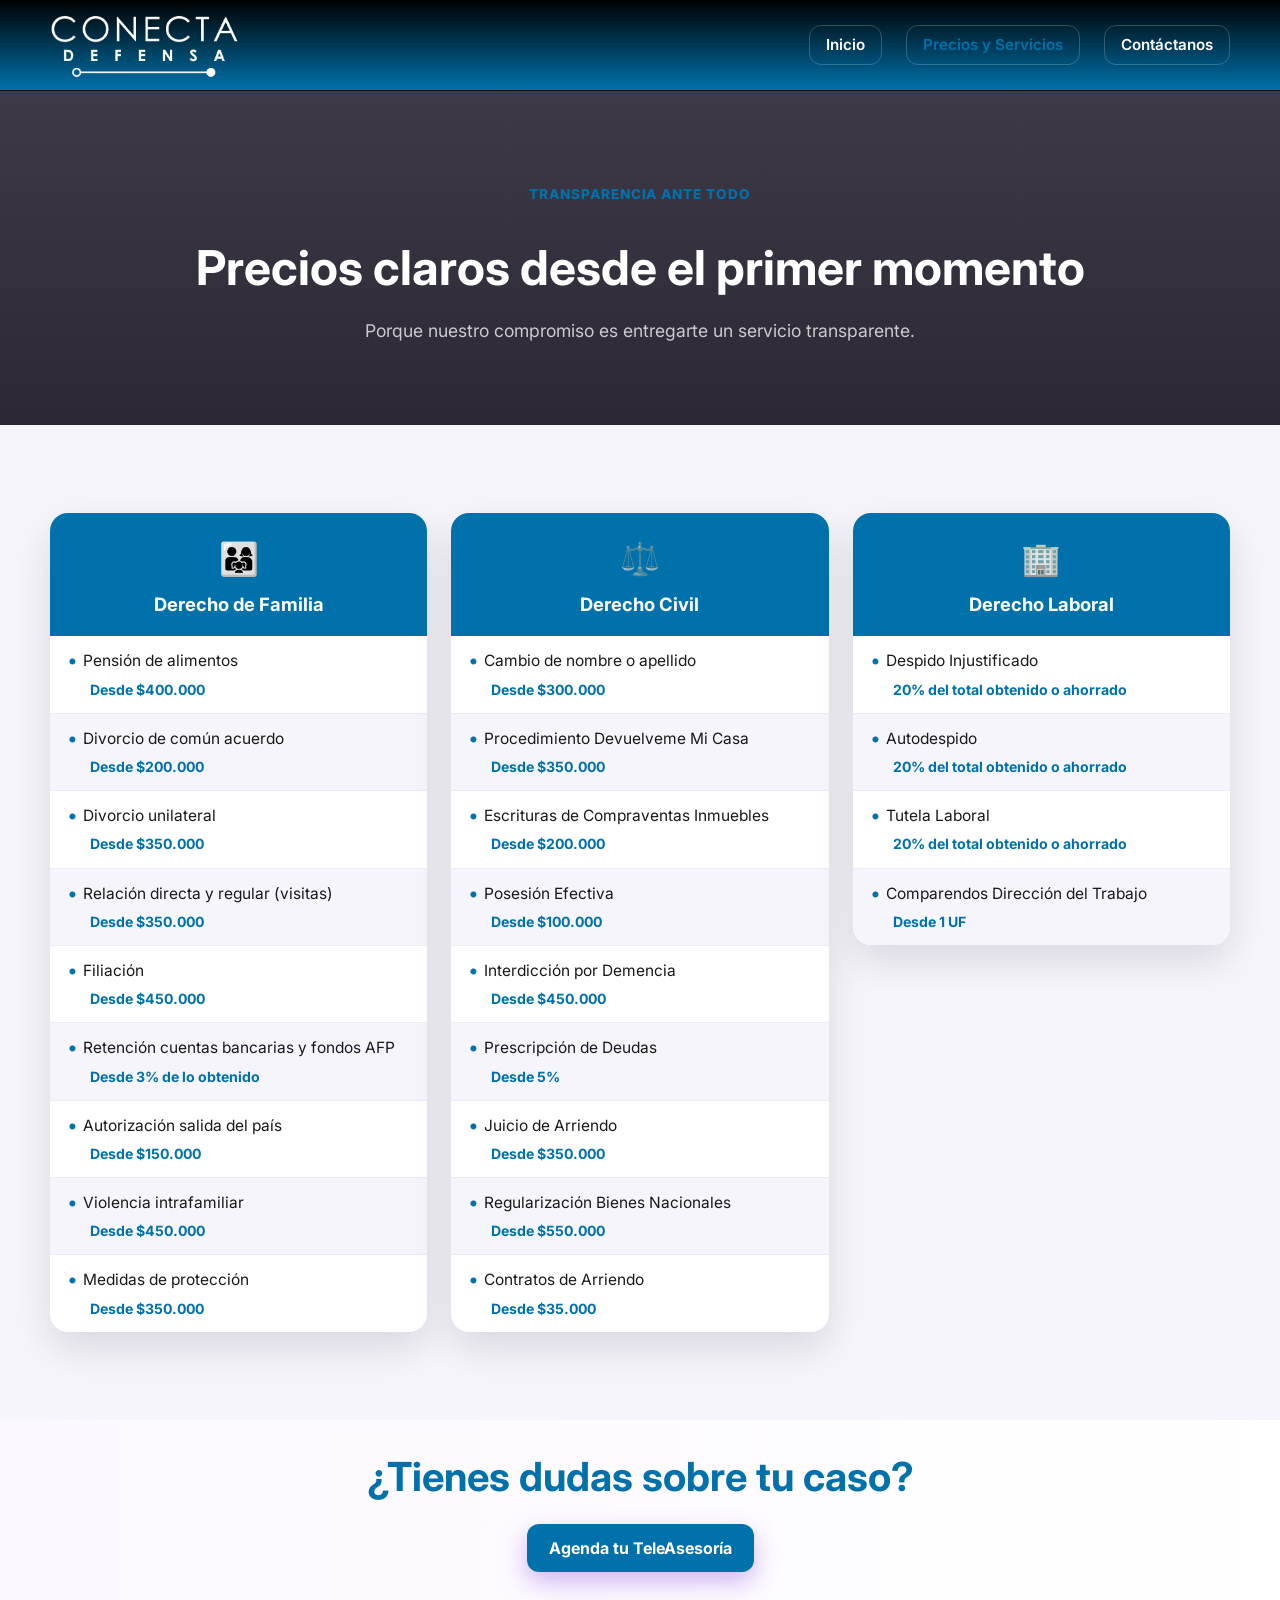
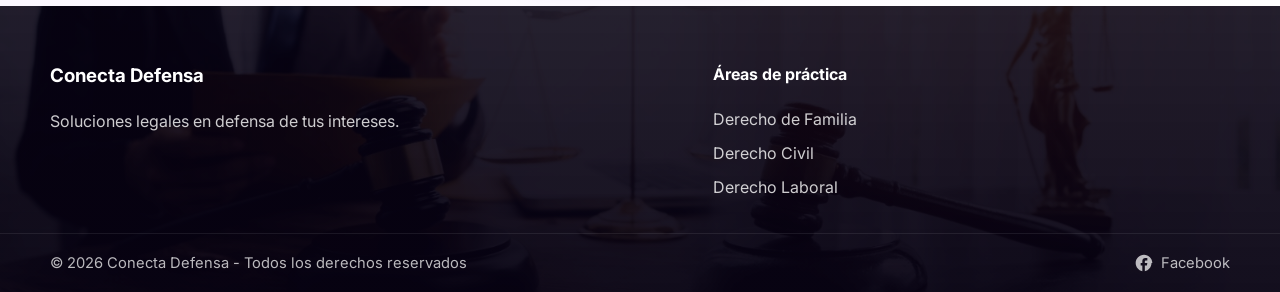
<file: precios.html>
<!DOCTYPE html>
<html lang="es">
<head>
  <meta charset="UTF-8" />
  <meta name="viewport" content="width=device-width, initial-scale=1.0" />
  <title>Precios y Servicios | Conecta Defensa</title>
  <meta
    name="description"
    content="Conoce nuestros precios claros y transparentes en Derecho de Familia, Civil y Laboral."
  />
  <link rel="preconnect" href="https://fonts.googleapis.com" />
  <link rel="preconnect" href="https://fonts.gstatic.com" crossorigin />
  <link
    href="https://fonts.googleapis.com/css2?family=Inter:wght@400;500;600;700;800&display=swap"
    rel="stylesheet"
  />
  <link rel="icon" href="./content/fav.ico" type="image/x-icon" />
  <link rel="stylesheet" href="./style/style.css" />
</head>
<body>
  <header class="site-header">
    <div class="container nav">
      <a href="./index.html" class="logo">
        <!--<img src="./content/ConectaLogoBlanco.png" alt="Conecta Defensa" class="logo-img" />-->
        <img src="./content/ConectaLetrasBlanco.png" alt="" class="logo-letters" />
      </a>

      <nav class="menu">
        <a href="./index.html" class="btn btn-sm btn-outline">Inicio</a>
        <a href="./precios.html" class="btn btn-sm btn-outline active">Precios y Servicios</a>
        <a href="https://calendly.com/conectadefensa/30min" class="btn btn-sm btn-outline">Contáctanos</a>
      </nav>
    </div>
  </header>

  <main>
    <!-- BANNER -->
    <section class="pricing-hero">
      <div class="container pricing-hero-content">
        <span class="tag">TRANSPARENCIA ANTE TODO</span>
        <h1>Precios claros desde el primer momento</h1>
        <p>Porque nuestro compromiso es entregarte un servicio transparente.</p>
      </div>
    </section>

    <!-- PRECIOS 3 COLUMNAS -->
    <section class="section light">
      <div class="container">
        <div class="pricing-cols">

          <!-- FAMILIA -->
          <div class="pricing-col">
            <div class="pricing-col-head">
              <span class="pricing-col-icon">👨‍👩‍👧</span>
              <h2>Derecho de Familia</h2>
            </div>
            <ul class="price-table">
              <li>
                <span class="pt-check">•</span>
                <span class="pt-name">Pensión de alimentos</span>
                <span class="pt-price">Desde $400.000</span>
              </li>
              <li>
                <span class="pt-check">•</span>
                <span class="pt-name">Divorcio de común acuerdo</span>
                <span class="pt-price">Desde $200.000</span>
              </li>
              <li>
                <span class="pt-check">•</span>
                <span class="pt-name">Divorcio unilateral</span>
                <span class="pt-price">Desde $350.000</span>
              </li>
              <li>
                <span class="pt-check">•</span>
                <span class="pt-name">Relación directa y regular (visitas)</span>
                <span class="pt-price">Desde $350.000</span>
              </li>
              <li>
                <span class="pt-check">•</span>
                <span class="pt-name">Filiación</span>
                <span class="pt-price">Desde $450.000</span>
              </li>
              <li>
                <span class="pt-check">•</span>
                <span class="pt-name">Retención cuentas bancarias y fondos AFP</span>
                <span class="pt-price">Desde 3% de lo obtenido</span>
              </li>
              <li>
                <span class="pt-check">•</span>
                <span class="pt-name">Autorización salida del país</span>
                <span class="pt-price">Desde $150.000</span>
              </li>
              <li>
                <span class="pt-check">•</span>
                <span class="pt-name">Violencia intrafamiliar</span>
                <span class="pt-price">Desde $450.000</span>
              </li>
              <li>
                <span class="pt-check">•</span>
                <span class="pt-name">Medidas de protección</span>
                <span class="pt-price">Desde $350.000</span>
              </li>
            </ul>
          </div>

          <!-- CIVIL -->
          <div class="pricing-col">
            <div class="pricing-col-head">
              <span class="pricing-col-icon">⚖️</span>
              <h2>Derecho Civil</h2>
            </div>
            <ul class="price-table">
              <li>
                <span class="pt-check">•</span>
                <span class="pt-name">Cambio de nombre o apellido</span>
                <span class="pt-price">Desde $300.000</span>
              </li>
              <li>
                <span class="pt-check">•</span>
                <span class="pt-name">Procedimiento Devuelveme Mi Casa</span>
                <span class="pt-price">Desde $350.000</span>
              </li>
              <li>
                <span class="pt-check">•</span>
                <span class="pt-name">Escrituras de Compraventas Inmuebles</span>
                <span class="pt-price">Desde $200.000</span>
              </li>
              <li>
                <span class="pt-check">•</span>
                <span class="pt-name">Posesión Efectiva</span>
                <span class="pt-price">Desde $100.000</span>
              </li>
              <li>
                <span class="pt-check">•</span>
                <span class="pt-name">Interdicción por Demencia</span>
                <span class="pt-price">Desde $450.000</span>
              </li>
              <li>
                <span class="pt-check">•</span>
                <span class="pt-name">Prescripción de Deudas</span>
                <span class="pt-price">Desde 5%</span>
              </li>
              <li>
                <span class="pt-check">•</span>
                <span class="pt-name">Juicio de Arriendo</span>
                <span class="pt-price">Desde $350.000</span>
              </li>
              <li>
                <span class="pt-check">•</span>
                <span class="pt-name">Regularización Bienes Nacionales</span>
                <span class="pt-price">Desde $550.000</span>
              </li>
              <li>
                <span class="pt-check">•</span>
                <span class="pt-name">Contratos de Arriendo</span>
                <span class="pt-price">Desde $35.000</span>
              </li>
            </ul>
          </div>

          <!-- LABORAL -->
          <div class="pricing-col">
            <div class="pricing-col-head">
              <span class="pricing-col-icon">🏢</span>
              <h2>Derecho Laboral</h2>
            </div>
            <ul class="price-table">
              <li>
                <span class="pt-check">•</span>
                <span class="pt-name">Despido Injustificado</span>
                <span class="pt-price">20% del total obtenido o ahorrado</span>
              </li>
              <li>
                <span class="pt-check">•</span>
                <span class="pt-name">Autodespido</span>
                <span class="pt-price">20% del total obtenido o ahorrado</span>
              </li>
              <li>
                <span class="pt-check">•</span>
                <span class="pt-name">Tutela Laboral</span>
                <span class="pt-price">20% del total obtenido o ahorrado</span>
              </li>
              <li>
                <span class="pt-check">•</span>
                <span class="pt-name">Comparendos Dirección del Trabajo</span>
                <span class="pt-price">Desde 1 UF</span>
              </li>
            </ul>
          </div>

        </div>
      </div>
    </section>

    <!-- CTA -->
    <section class="band-message">
      <div class="container" style="display:flex; flex-direction:column; align-items:center; gap:24px;">
        <h2>¿Tienes dudas sobre tu caso?</h2>
        <a href="https://calendly.com/conectadefensa/30min" class="btn btn-primary">Agenda tu TeleAsesoría</a>
      </div>
    </section>
  </main>

  <footer class="site-footer">
    <div class="container footer-grid">
      <div>
        <h3>Conecta Defensa</h3>
        <p>Soluciones legales en defensa de tus intereses.</p>
      </div>

      <div>
        <h4>Áreas de práctica</h4>
        <ul>
          <li>Derecho de Familia</li>
          <li>Derecho Civil</li>
          <li>Derecho Laboral</li>
        </ul>
      </div>
    </div>

    <div class="footer-bottom">
      <div class="container footer-bottom-inner">
        <p>© 2026 Conecta Defensa - Todos los derechos reservados</p>
        <div class="footer-social">
          <a href="https://web.facebook.com/conectadefensa" target="_blank" rel="noopener" aria-label="Facebook">
            <svg xmlns="http://www.w3.org/2000/svg" width="20" height="20" viewBox="0 0 24 24" fill="currentColor"><path d="M22 12c0-5.52-4.48-10-10-10S2 6.48 2 12c0 4.84 3.44 8.87 8 9.8V15H8v-3h2V9.5C10 7.57 11.57 6 13.5 6H16v3h-2c-.55 0-1 .45-1 1v2h3l-.5 3H13v6.8c4.56-.93 8-4.96 8-9.8z"/></svg>
            Facebook
          </a>
        </div>
      </div>
    </div>
  </footer>
  <script src="./js/index.js" defer></script>
</body>
</html>
</file>
<file: style/style.css>
:root {
  --bg-dark: #0b0320;
  --bg-darker: #060112;
  --purple: #0071aa;
  --purple-2: #0071aa;
  --purple-3: hsl(218, 100%, 58%);
  --teal: #0e5d73;
  --green: #1d8f2f;
  --green-dark: #167325;
  --orange: #ff6b1a;
  --orange-dark: #e75a10;
  --text: #191919;
  --muted: #6c7280;
  --white: #ffffff;
  --line: #ececf2;
  --bg-light: #f6f5fb;
  --bg-soft: #eef2f7;
  --shadow: 0 16px 40px rgba(12, 12, 31, 0.12);
  --radius: 18px;
  --container: 1180px;
}

* {
  box-sizing: border-box;
}

html {
  scroll-behavior: smooth;
}

body {
  margin: 0;
  font-family: "Inter", sans-serif;
  color: var(--text);
  background: #fff;
  line-height: 1.5;
}

img {
  max-width: 100%;
  display: block;
}

a {
  color: inherit;
  text-decoration: none;
}

button,
input,
textarea {
  font: inherit;
}

.container {
  width: min(calc(100% - 32px), var(--container));
  margin: 0 auto;
}

/* HEADER */
.site-header {
  position: sticky;
  top: 0;
  z-index: 50;
  background: linear-gradient(180deg, #000000, #0071aa);
  backdrop-filter: blur(8px);
  border-bottom: 1px solid rgba(255, 255, 255, 0.06);
}

.nav {
  min-height: 90px;
  display: flex;
  align-items: center;
  justify-content: space-between;
  gap: 24px;
}

.logo {
  display: flex;
  align-items: center;
  gap: 12px;
  color: var(--white);
}

.logo-img {
  height: 48px;
  width: auto;
  display: block;
  object-fit: contain;
}

.logo-letters {
  height: 70px;
  width: auto;
  display: block;
  object-fit: contain;
}


.logo-mark {
  width: 48px;
  height: 48px;
  display: grid;
  place-items: center;
  border-radius: 14px;
  font-weight: 800;
  background: linear-gradient(135deg, var(--purple-2), var(--purple-3));
  box-shadow: var(--shadow);
}

.logo-text {
  display: flex;
  flex-direction: column;
  line-height: 1.1;
}

.logo-text strong {
  font-size: 1rem;
}

.logo-text span {
  font-size: 0.78rem;
  color: rgba(255, 255, 255, 0.72);
}

.menu {
  display: flex;
  align-items: center;
  gap: 24px;
  color: var(--white);
}

.menu a {
  font-weight: 600;
  font-size: 0.95rem;
}

/* BUTTONS */
.btn {
  display: inline-flex;
  align-items: center;
  justify-content: center;
  min-height: 48px;
  padding: 0 22px;
  border-radius: 12px;
  border: 0;
  cursor: pointer;
  font-weight: 700;
  transition: 0.25s ease;
}

.btn:hover {
  transform: translateY(-2px);
}

.btn-sm {
  min-height: 40px;
  padding: 0 16px;
  font-size: 0.92rem;
}

.btn-outline {
  border: 1px solid rgba(255, 255, 255, 0.2);
}

.btn-outline:hover {
  background: rgba(255, 255, 255, 0.08);
}

.btn-primary {
  color: #fff;
  background: linear-gradient(135deg, #0071aa, #0071aa);
  box-shadow: 0 10px 24px rgba(125, 54, 214, 0.35);
}

.btn-whatsapp {
  color: #fff;
  background: linear-gradient(135deg, #189d3b, #22c55e);
  box-shadow: 0 10px 24px rgba(34, 197, 94, 0.35);
}

.btn-orange {
  color: var(--orange);
  background: transparent;
  border: 1.5px solid var(--orange);
}

.btn-orange:hover {
  background: rgba(255, 107, 26, 0.08);
  border-color: var(--orange-dark);
  color: var(--orange-dark);
}

.btn-green {
  color: var(--green);
  background: transparent;
  border: 1.5px solid var(--green);
}

.btn-green:hover {
  background: rgba(29, 143, 47, 0.08);
  border-color: var(--green-dark);
  color: var(--green-dark);
}

.btn-gradient {
  color: #fff;
  background: linear-gradient(90deg, #ffb44d, #ff5f6d, #0071aa);
  box-shadow: 0 12px 24px rgba(217, 70, 239, 0.22);
}

/* HERO */
.hero {
  position: relative;
  min-height: 680px;
  display: flex;
  align-items: center;
  overflow: hidden;
  background:
    linear-gradient(rgba(6, 1, 18, 0.55), rgba(27, 7, 44, 0.8)),
    url("https://images.unsplash.com/photo-1477959858617-67f85cf4f1df?auto=format&fit=crop&w=1600&q=80")
      center/cover no-repeat;
}

.hero-overlay {
  position: absolute;
  inset: 0;
  background:
    radial-gradient(circle at center, rgba(153, 51, 255, 0.12), transparent 35%),
    linear-gradient(to bottom, rgba(29, 9, 47, 0.25), rgba(75, 0, 130, 0.28));
  pointer-events: none;
}

.hero-content {
  position: relative;
  z-index: 2;
  color: #fff;
  padding: 80px 0;
}

.eyebrow {
  margin: 0 0 10px;
  text-transform: uppercase;
  letter-spacing: 0.3em;
  color: #ff934f;
  font-size: 0.82rem;
  font-weight: 700;
}

.hero h1 {
  margin: 0;
  font-size: clamp(2.8rem, 7vw, 4.5rem);
  line-height: 0.95;
  letter-spacing: -0.03em;
}

.hero h2 {
  margin: 18px 0 8px;
  font-size: clamp(1.2rem, 2.5vw, 2rem);
  font-weight: 700;
}

.hero-copy {
  margin: 0;
  font-size: 1.08rem;
  color: rgba(255, 255, 255, 0.92);
}

.hero-highlight {
  margin: 28px 0 0;
  font-size: 2rem;
  font-weight: 800;
  color: #f7ea22;
}

.hero-actions {
  display: flex;
  flex-wrap: wrap;
  gap: 16px;
  margin-top: 30px;
}

/* STATS */
.stats {
  background: linear-gradient(90deg, #000000, #0071aa);
  color: #fff;
  padding: 20px 0;
}

.stats-grid {
  display: grid;
  grid-template-columns: repeat(3, 1fr);
  gap: 18px;
  text-align: center;
}

.stats-grid article strong {
  display: block;
  font-size: 2rem;
  line-height: 1;
}

.stats-grid article span {
  display: block;
  margin-top: 6px;
  color: rgba(255, 255, 255, 0.85);
}

/* SECTIONS */
.section {
  padding: 88px 0;
}

.light {
  background: var(--bg-light);
}

.section-head {
  margin-bottom: 40px;
}

.section-head.center {
  text-align: center;
}

.section-head h2 {
  margin: 0;
  font-size: clamp(2rem, 4vw, 2.7rem);
  line-height: 1.1;
}

.section-head p {
  margin: 12px auto 0;
  max-width: 760px;
  color: var(--muted);
  font-size: 1.06rem;
}

.tag {
  display: inline-block;
  margin-bottom: 10px;
  font-size: 0.85rem;
  font-weight: 800;
  color: #0071aa;
  text-transform: uppercase;
  letter-spacing: 0.07em;
}

/* MINI STEP */
.steps-intro {
  padding: 44px 0 10px;
  background: #fff;
}

.mini-step {
  text-align: center;
}

.mini-step-icon {
  font-size: 2rem;
}

.mini-step h3 {
  margin: 8px 0 4px;
  color: var(--teal);
  font-size: 1.5rem;
}

.mini-step p {
  margin: 0;
  color: var(--muted);
}

/* CARD GRIDS */
.cards-grid {
  display: grid;
  gap: 24px;
}

.cards-grid.three {
  grid-template-columns: repeat(3, 1fr);
}

.cards-grid.two {
  grid-template-columns: repeat(2, 1fr);
}

.info-card,
.testimonial-card,
.reason-card {
  background: #fff;
  border: 1px solid var(--line);
  border-radius: var(--radius);
  box-shadow: var(--shadow);
}

.info-card {
  padding: 30px 24px;
  text-align: center;
}

.icon-circle {
  width: 62px;
  height: 62px;
  margin: 0 auto 14px;
  display: grid;
  place-items: center;
  border-radius: 50%;
  background: radial-gradient(circle at top, #000000, #0071aa);
  color: #fff;
  font-size: 1.5rem;
}

.step-number {
  display: block;
  font-weight: 800;
  color: #3f3f46;
}

.info-card h3 {
  margin: 8px 0;
  font-size: 1.15rem;
}

.info-card p {
  margin: 0;
  color: var(--muted);
}

/* CAROUSEL */
.carousel {
  position: relative;
}

.carousel-inner {
  display: flex;
  align-items: center;
  gap: 12px;
}

.carousel-track-wrapper {
  flex: 1;
  min-width: 0;
  overflow: hidden;
  position: relative;
}

/* Degradado lateral — solo carrusel proceso */
#proceso-carousel .carousel-track-wrapper::before,
#proceso-carousel .carousel-track-wrapper::after {
  content: '';
  position: absolute;
  top: 0;
  bottom: 0;
  width: 18%;
  z-index: 2;
  pointer-events: none;
}

#proceso-carousel .carousel-track-wrapper::before {
  left: 0;
  background: linear-gradient(to right, #f6f5fb 30%, transparent);
}

#proceso-carousel .carousel-track-wrapper::after {
  right: 0;
  background: linear-gradient(to left, #f6f5fb 30%, transparent);
}

.carousel-track {
  display: flex;
  transition: transform 0.45s cubic-bezier(0.4, 0, 0.2, 1);
}

#proceso-carousel .carousel-track {
  gap: 4%;
}

#proceso-carousel .carousel-slide {
  min-width: 68%;
  flex-shrink: 0;
  opacity: 0.4;
  transform: scale(0.96);
  transition: opacity 0.45s ease, transform 0.45s ease;
}

#proceso-carousel .carousel-slide.active {
  opacity: 1;
  transform: scale(1);
}


.carousel-btn {
  flex-shrink: 0;
  width: 40px;
  height: 40px;
  background: #fff;
  border: none;
  border-radius: 50%;
  font-size: 1.1rem;
  font-weight: 700;
  cursor: pointer;
  box-shadow: 0 4px 14px rgba(12, 12, 31, 0.14);
  color: var(--text);
  transition: background 0.2s, color 0.2s, transform 0.2s;
  z-index: 3;
}

.carousel-btn:hover {
  background: var(--purple);
  color: #fff;
  transform: scale(1.08);
}

.carousel-dots {
  display: flex;
  justify-content: center;
  gap: 8px;
  margin-top: 20px;
  margin-bottom: 10px;
}

.carousel-dot {
  width: 10px;
  height: 10px;
  border-radius: 50%;
  border: none;
  background: var(--line);
  cursor: pointer;
  padding: 0;
  transition: background 0.2s, transform 0.2s;
}

.carousel-dot.active {
  background: var(--purple);
  transform: scale(1.3);
}

/* BAND MESSAGE */
.band-message {
  padding: 34px 0;
  background: linear-gradient(90deg, #fbf7ff, #ffffff);
}

.band-message h2 {
  margin: 0 auto;
  max-width: 920px;
  text-align: center;
  color: #0071aa;
  font-size: clamp(1.8rem, 4vw, 2.5rem);
  line-height: 1.15;
}

/* PRICING */
.pricing {
  background: linear-gradient(90deg, #000000, #0071aa);
  padding: 52px 0;
}

.pricing .section-head h2,
.pricing .section-head .tag {
  color: #fff;
}

.pricing-grid {
  display: grid;
  grid-template-columns: repeat(2, 1fr);
  gap: 32px;
  align-items: stretch;
  max-width: 820px;
  margin: 0 auto;
}

.price-card {
  background: #fff;
  border-radius: 24px;
  overflow: hidden;
  box-shadow: 0 24px 56px rgba(13, 12, 34, 0.22);
  display: flex;
  flex-direction: column;
}

.price-card-header {
  padding: 28px 28px 24px;
  text-align: center;
}

.accent-orange .price-card-header {
  background: linear-gradient(135deg, #ff7a18, #ff4e00);
}

.accent-green .price-card-header {
  background: linear-gradient(135deg, #46c93a, #17a34a);
}

.price-card-body {
  padding: 28px 28px 32px;
  display: flex;
  flex-direction: column;
  flex: 1;
}

.plan-label {
  margin: 0 0 6px;
  font-size: 0.8rem;
  font-weight: 700;
  text-transform: uppercase;
  letter-spacing: 0.08em;
  color: rgba(255, 255, 255, 0.75);
}

.price-card h3 {
  margin: 0;
  font-size: 1.75rem;
  line-height: 1.1;
  color: #fff;
}

.price {
  margin: 0 0 22px;
  font-size: 2.6rem;
  font-weight: 800;
  text-align: center;
  color: var(--orange);
}

.price.free {
  color: var(--green);
}

.currency {
  font-size: 1.4rem;
  vertical-align: top;
  margin-top: 6px;
  display: inline-block;
}

.price-card ul {
  margin: 0 0 24px;
  padding: 0;
  list-style: none;
  flex: 1;
}

.price-card li {
  position: relative;
  padding-left: 26px;
  margin-bottom: 12px;
  color: #4b5563;
}

.price-card li::before {
  content: "✓";
  position: absolute;
  left: 0;
  top: 0;
  font-weight: 800;
}

.accent-orange .price-card li::before {
  color: var(--orange);
}

.accent-green .price-card li::before {
  color: var(--green);
}

.btn-block {
  display: flex;
  align-items: center;
  justify-content: center;
  width: 100%;
  font-size: 1.05rem;
  padding-top: 14px;
  padding-bottom: 14px;
}

/* REASONS */
.reasons {
  background: #edf2f7;
}

.reasons-grid {
  display: grid;
  grid-template-columns: repeat(3, 1fr);
  gap: 24px;
}

.reason-card {
  text-align: center;
  padding: 36px 28px;
  border-left: none;
}

.reason-icon {
  width: 68px;
  height: 68px;
  margin: 0 auto 18px;
  display: grid;
  place-items: center;
  border-radius: 50%;
  background: linear-gradient(135deg, var(--purple), var(--purple-3));
}

.reason-icon svg {
  width: 32px;
  height: 32px;
  fill: #fff;
}

.reason-card h3 {
  margin: 0 0 10px;
  font-size: 1.15rem;
}

.reason-card p {
  margin: 0;
  color: var(--muted);
}

@media (max-width: 700px) {
  .reasons-grid {
    grid-template-columns: 1fr;
  }
}

/* TESTIMONIALS */
.testimonials {
  background: #fff;
}

.testimonial-card {
  padding: 28px;
}

.testimonial-card h3 {
  margin: 0 0 12px;
  font-size: 1.2rem;
}

.testimonial-card p {
  margin: 0 0 18px;
  color: var(--muted);
}

.testimonial-user {
  display: flex;
  align-items: center;
  gap: 12px;
}

.avatar {
  width: 46px;
  height: 46px;
  display: grid;
  place-items: center;
  border-radius: 50%;
  background: linear-gradient(135deg, #7c3aed, #f97316);
  color: #fff;
  font-weight: 800;
  overflow: hidden;
  flex-shrink: 0;
}

.avatar img {
  width: 100%;
  height: 100%;
  object-fit: cover;
  display: block;
}

.testimonial-user span {
  display: block;
  color: var(--muted);
  font-size: 0.92rem;
}

/* SECURITY BAND */
.security-band {
  background: linear-gradient(90deg, #000000, #0071aa);
  color: #fff;
  padding: 16px 0;
  text-align: center;
  font-weight: 700;
}

/* CONTACT */
.contact {
  background: #f5f6f8;
}

.contact-grid {
  display: grid;
  grid-template-columns: 1fr 1.4fr;
  gap: 48px;
  align-items: stretch;
}

.contact-info {
  display: flex;
  flex-direction: column;
  gap: 28px;
  justify-content: center;
}

.contact-list {
  list-style: none;
  padding: 0;
  margin: 0;
  display: flex;
  flex-direction: column;
  gap: 18px;
}

.contact-list li {
  display: flex;
  align-items: flex-start;
  gap: 12px;
  font-size: 1rem;
  color: var(--text);
  line-height: 1.5;
}

.contact-icon {
  font-size: 1.3rem;
  flex-shrink: 0;
  margin-top: 1px;
}

.contact-map {
  border-radius: var(--radius);
  overflow: hidden;
  min-height: 360px;
  box-shadow: var(--shadow);
}

.contact-map iframe {
  display: block;
  width: 100%;
  height: 100%;
  min-height: 360px;
  border: 0;
}

/* FOOTER */
.site-footer {
  color: #fff;
  background:
    linear-gradient(rgba(7, 2, 18, 0.88), rgba(7, 2, 18, 0.94)),
    url("../content/footerImage.jpg") center/cover no-repeat;
}

.footer-grid {
  display: grid;
  grid-template-columns: 1.1fr 0.9fr;
  gap: 32px;
  padding: 56px 0 34px;
}

.site-footer h3,
.site-footer h4 {
  margin-top: 0;
}

.site-footer p,
.site-footer li {
  color: rgba(255, 255, 255, 0.8);
}

.site-footer ul {
  list-style: none;
  padding: 0;
  margin: 0;
}

.site-footer li + li {
  margin-top: 10px;
}

.footer-bottom {
  border-top: 1px solid rgba(255, 255, 255, 0.08);
  padding: 18px 0;
}

.footer-bottom-inner {
  display: flex;
  align-items: center;
  justify-content: space-between;
  gap: 16px;
  flex-wrap: wrap;
}

.footer-bottom p {
  margin: 0;
  color: rgba(255, 255, 255, 0.72);
  font-size: 0.92rem;
}

.footer-social a {
  display: flex;
  align-items: center;
  gap: 7px;
  color: rgba(255, 255, 255, 0.72);
  font-size: 0.92rem;
  transition: color 0.2s;
}

.footer-social a:hover {
  color: #fff;
}

/* FUNDADOR */
.founder-grid {
  display: grid;
  grid-template-columns: 300px 1fr;
  gap: 56px;
  align-items: center;
}

.founder-image img {
  width: 100%;
  border-radius: var(--radius);
  box-shadow: var(--shadow);
  object-fit: cover;
  aspect-ratio: 3/4;
}

.founder-text .tag {
  display: inline-block;
  margin-bottom: 10px;
}

.founder-text h2 {
  margin: 0 0 18px;
  font-size: clamp(1.8rem, 3.5vw, 2.4rem);
}

.founder-text p {
  color: var(--muted);
  line-height: 1.7;
  margin: 0 0 20px;
}

.founder-name {
  font-weight: 700;
  color: var(--text);
  font-size: 1rem;
}

.founder-name span {
  font-weight: 400;
  color: var(--muted);
}

/* PRICING PAGE */
.pricing-hero {
  background:
    linear-gradient(rgba(7, 2, 18, 0.78), rgba(7, 2, 18, 0.85)),
    url("https://images.unsplash.com/photo-1589829545856-d10d557cf95f?auto=format&fit=crop&w=1600&q=80")
      center/cover no-repeat;
  padding: 90px 0 80px;
  color: #fff;
}

.pricing-hero-content {
  text-align: center;
}

.pricing-hero-content .tag {
  margin-bottom: 16px;
}

.pricing-hero h1 {
  margin: 12px 0 14px;
  font-size: clamp(2rem, 4.5vw, 3rem);
  color: #fff;
}

.pricing-hero p {
  margin: 0;
  color: rgba(255, 255, 255, 0.75);
  font-size: 1.1rem;
}

.price-table-card {
  background: #fff;
  border-radius: var(--radius);
  box-shadow: var(--shadow);
  overflow: hidden;
  max-width: 820px;
  margin: 0 auto;
}

.price-table {
  list-style: none;
  padding: 0;
  margin: 0;
}

.price-table li {
  display: flex;
  align-items: center;
  gap: 14px;
  padding: 16px 28px;
  border-bottom: 1px solid var(--line);
}

.price-table li:last-child {
  border-bottom: none;
}

.price-table li:nth-child(even) {
  background: var(--bg-light);
}

.pt-check {
  color: var(--purple);
  font-weight: 700;
  font-size: 1.2rem;
  flex-shrink: 0;
  line-height: 1;
}

.pt-name {
  flex: 1;
  font-size: 0.97rem;
  color: var(--text);
}

.pt-price {
  font-weight: 700;
  color: var(--purple);
  font-size: 0.95rem;
  white-space: nowrap;
}

.menu a.active {
  color: var(--purple);
  font-weight: 600;
}

.pricing-cols {
  display: grid;
  grid-template-columns: repeat(3, 1fr);
  gap: 24px;
  align-items: start;
}

.pricing-col {
  background: #fff;
  border-radius: var(--radius);
  box-shadow: var(--shadow);
  overflow: hidden;
}

.pricing-col-head {
  background: var(--purple);
  color: #fff;
  padding: 22px 20px 18px;
  text-align: center;
}

.pricing-col-icon {
  display: block;
  font-size: 2rem;
  margin-bottom: 8px;
}

.pricing-col-head h2 {
  margin: 0;
  font-size: 1.15rem;
  color: #fff;
}

.pricing-col .price-table li {
  padding: 13px 18px;
  flex-wrap: wrap;
  gap: 6px;
}

.pricing-col .pt-price {
  width: 100%;
  padding-left: 22px;
  font-size: 0.88rem;
  color: var(--purple);
}

/* RESPONSIVE */
@media (max-width: 1024px) {
  .cards-grid.three,
  .pricing-grid,
  .contact-grid,
  .footer-grid,
  .founder-grid,
  .pricing-cols {
    grid-template-columns: 1fr;
  }

  .founder-grid {
    gap: 32px;
    text-align: center;
  }

  .founder-image {
    max-width: 260px;
    margin: 0 auto;
  }

  .founder-image img {
    aspect-ratio: 1/1;
  }

  .founder-text .tag {
    display: inline-block;
  }

  .cards-grid.two {
    grid-template-columns: 1fr;
  }

  .hero {
    min-height: 600px;
  }
}

@media (max-width: 820px) {
  .nav {
    flex-direction: column;
    justify-content: center;
    padding: 16px 0;
  }

  .menu {
    flex-wrap: wrap;
    justify-content: center;
    gap: 14px;
  }

  .stats-grid {
    grid-template-columns: 1fr;
    gap: 14px;
  }

  .hero-actions {
    flex-direction: column;
    align-items: flex-start;
  }

  .hero-highlight {
    font-size: 1.5rem;
  }

  .section {
    padding: 68px 0;
  }
}

@media (max-width: 540px) {
  .container {
    width: min(calc(100% - 24px), var(--container));
  }

  .hero-content {
    padding: 64px 0;
  }

  .hero h1 {
    font-size: 2.5rem;
  }

  .hero h2 {
    font-size: 1.1rem;
  }

  .btn {
    width: 100%;
  }

  .price-card,
  .contact-form,
  .info-card,
  .testimonial-card,
  .reason-card {
    border-radius: 16px;
  }
}

.hero {
  position: relative;
  min-height: 680px;
  display: flex;
  align-items: center;
  overflow: hidden;
  background: #0b0320;
}

.hero-bg-video {
  position: absolute;
  inset: 0;
  width: 100%;
  height: 100%;
  object-fit: cover;
  z-index: 0;
}

.hero-overlay {
  position: absolute;
  inset: 0;
  z-index: 1;
  background:
    linear-gradient(rgba(6, 1, 18, 0.45), rgba(27, 7, 44, 0.72)),
    linear-gradient(90deg, rgba(11, 3, 32, 0.55), rgba(11, 3, 32, 0.2));
}

.hero-content {
  position: relative;
  z-index: 2;
  color: #fff;
  padding: 80px 0;
}

.padding-socio {
  padding: 60px 60px 10px;
}
</file>
